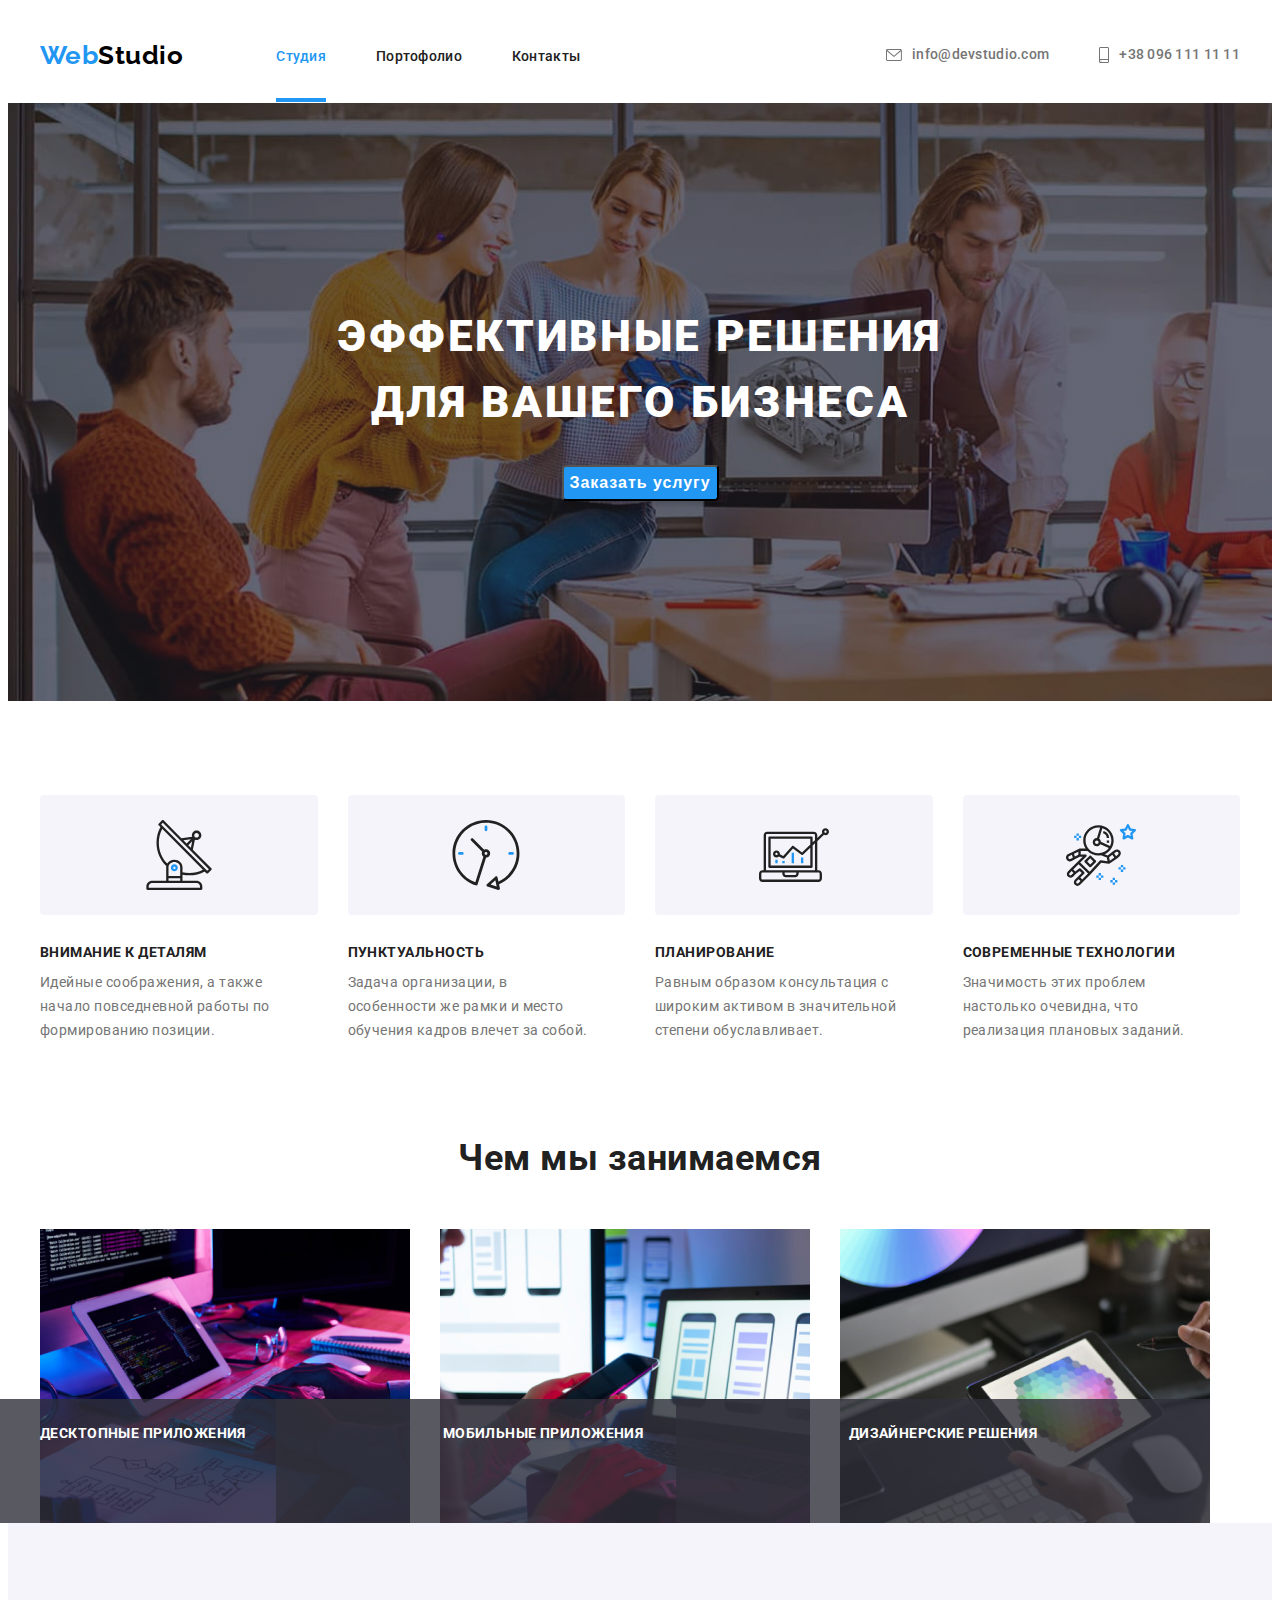
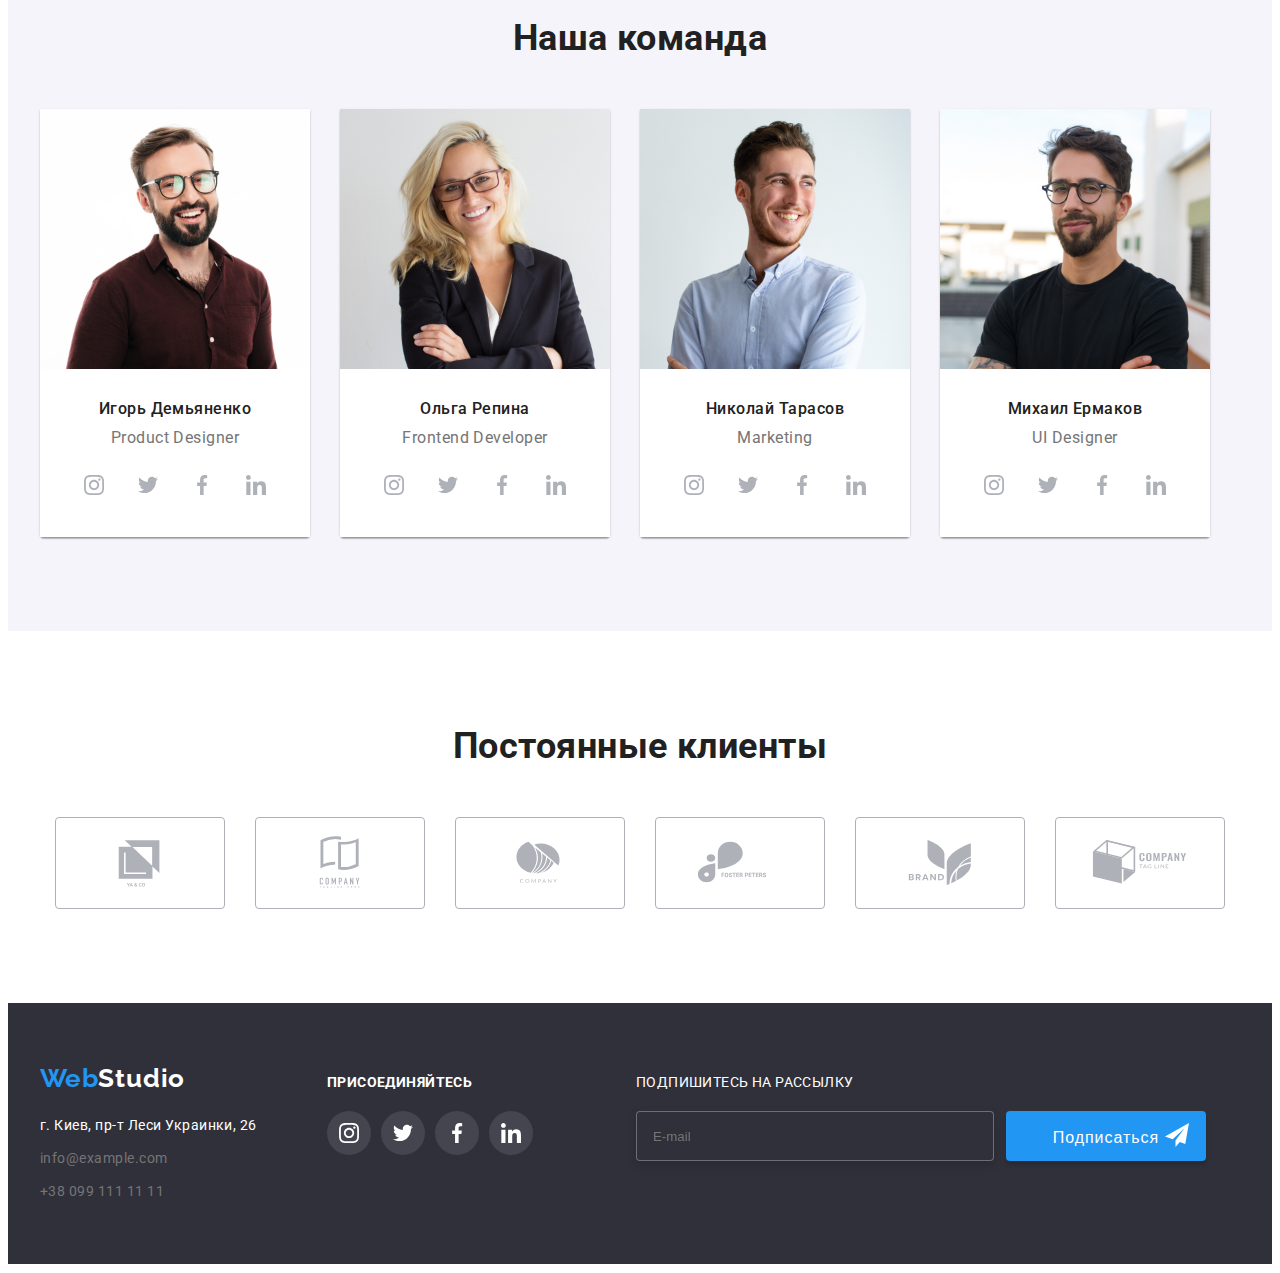
<file: index.html>
<!DOCTYPE html>
<html lang="ru">

<head>
    <meta charset="UTF-8">
    <meta http-equiv="X-UA-Compatible" content="IE=edge">
    <meta name="viewport" content="width=device-width, initial-scale=1.0">
    <title>Вебстудия</title>
    <link rel="preconnect" href="https://fonts.gstatic.com">
    <link
        href="https://fonts.googleapis.com/css2?family=Raleway:wght@700&family=Roboto:wght@400;500;700;900&display=swap"
        rel="stylesheet">
    <link rel="stylesheet" href="https://cdnjs.cloudflare.com/ajax/libs/animate.css/4.1.1/animate.min.css" />
    <link rel="stylesheet" href="https://cdnjs.cloudflare.com/ajax/libs/modern-normalize/1.0.0/modern-normalize.min.css"
        integrity="sha512-ISS7cAi1PEhQ8jnbJpJZMd29NlhNj4AWYyLOSp2CE/CsHxTCu+r+t0D2yoJudVrd0/8fTVPUVDzY5Tvli75u/g=="
        crossorigin="anonymous" referrerpolicy="no-referrer" />
    <link rel="stylesheet" href="./css/styles.css">
</head>

<body class="body">
    <header class="header ">
        <div class="container header-container">
            <nav class="navigation">
                <a class="logo-link link link animate__tada animate__animated" href="./index.html"><span
                        class="logo-link-web link">Web</span>Studio
                </a>
                <ul class="menu-list list">
                    <li class="menu-item ">
                        <a class="menu-link link current" href="./index.html">Cтудия

                        </a>
                    </li>
                    <li class="menu-item">
                        <a class="menu-link link" href="./portfolio.html">Портофолио

                        </a>
                    </li>
                    <li class="menu-item">
                        <a class="menu-link link" href="contacts">Контакты

                        </a>
                    </li>
                </ul>
            </nav>

            <ul class="contacts-list list ">
                <li class="contacts-item">

                    <a class="contacts-link link" href="mailto:info@devstudio.com">
                        <svg class="mail-icon ">
                            <use href="./img/icons.svg#icon-mail"></use>
                        </svg>info@devstudio.com
                    </a>
                </li>
                <li class="contacts-item">
                    <a class="contacts-link link" href="tel:+380961111111"><svg class="phone-icon">
                            <use href="./img/icons.svg#icon-phone"></use>
                        </svg>+38 096 111 11 11
                    </a>
                </li>
            </ul>
        </div>
    </header>
    <main>
        <section class="hero ">
            <div class=" hero-container">
                <h1 class="hero-title">Эффективные решения <br />для вашего бизнеса</h1>
                <button class="modal-btn" type="button" data-modal-open> Заказать услугу</button>
            </div>
        </section>
        <section class="advantages section">
            <div class="container advantages-container">
                <h2 class="title-hidden"> Приемущества </h2>
                <ul class="advantages-list list">

                    <li class="advantages-list-item ">
                        <div class="advantages-list-item-icon">
                            <svg class="advantages-icon" width="70px" height="70px">
                                <use href="./img/icons.svg#icon-antenna"></use>
                            </svg>
                        </div>
                        <h3 class="subtitle-adv">Внимание к деталям</h3>
                        <p class="description-adv">Идейные соображения, а также начало повседневной работы по
                            формированию позиции.
                        </p>
                    </li>
                    <li class="advantages-list-item">
                        <div class="advantages-list-item-icon">
                            <svg class="advantages-icon" width="70px" height="70px">
                                <use href="./img/icons.svg#icon-clock "></use>
                            </svg>
                        </div>
                        <h3 class="subtitle-adv">Пунктуальность</h3>
                        <p class="description-adv">Задача организации, в особенности же рамки и место обучения кадров
                            влечет за собой.

                        </p>
                    </li>
                    <li class="advantages-list-item">
                        <div class="advantages-list-item-icon">
                            <svg class="advantages-icon" width="70px" height="70px">
                                <use href="./img/icons.svg#icon-diagram"></use>
                            </svg>
                        </div>
                        <h3 class="subtitle-adv">Планирование</h3>
                        <p class="description-adv">
                            Равным образом консультация с широким активом в значительной степени обуславливает.
                        </p>
                    </li>
                    <li class="advantages-list-item">
                        <div class="advantages-list-item-icon">
                            <svg class="advantages-icon" width="70" height="70">
                                <use href="./img/icons.svg#icon-astronaut"></use>
                            </svg>
                        </div>
                        <h3 class="subtitle-adv">Современные технологии</h3>
                        <p class="description-adv">
                            Значимость этих проблем настолько очевидна, что реализация плановых заданий.
                        </p>
                    </li>
                </ul>
            </div>
        </section>
        <section class="activity">
            <div class="container activity-container">
                <h2 class="title activity-title">Чем мы занимаемся
                </h2>
                <ul class="activity-img-list list">
                    <li class="activity-img-list-item">
                        <div class="activity-img-list-wrapper"><img class="activity-img-list-img "
                                src="./img/about/img.jpg" alt="создаем" width="370" height="294">
                            <p class="activity-overlay activity-subtitle">Десктопные приложения</p>
                        </div>


                    </li>
                    <li class="activity-img-list-item">
                        <div class="activity-img-list-wrapper">
                            <img class="activity-img-list-img " src="./img/about/img-1.jpg " alt="разрабатываем"
                                width="370" height="294">
                            <p class="activity-overlay activity-subtitle">Мобильные приложения</p>
                        </div>
                    </li>
                    <li class="activity-img-list-item ">
                        <div class="activity-img-list-wrapper">
                            <img class="activity-img-list-img" src="./img/about/img-2.jpg " alt="делаем дизайн"
                                width="370" height="294">
                            <p class="activity-overlay activity-subtitle">Дизайнерские решения</p>
                        </div>
                    </li>
                </ul>

            </div>

        </section>
        <section class="team section">
            <div class="container team-container">
                <h2 class="title team-title">
                    Наша команда
                </h2>
                <ul class="team-list list">
                    <li class="team-list-item">

                        <img class="team-list-item-img" src="./img/team/team-1.jpg" alt=" фото Игорь Демьяненко"
                            width="270" height="260">
                        <div class="team-footer">
                            <h3 class="team-subtitle">Игорь Демьяненко</h3>
                            <p class="description-team" lang="en">Product Designer</p>
                            <ul class="social-link list">
                                <li class="social-list-item">
                                    <a class=" social-list-link link" href="">
                                        <svg class="social-list-icon" width="20" height="20">
                                            <use href="./img/icons.svg#icon-instagram">
                                            </use>
                                        </svg>
                                    </a>
                                </li>


                                <li class="social-list-item">
                                    <a class=" social-list-link link" href="">
                                        <svg class="social-list-icon" width=20 height=20>
                                            <use href="./img/icons.svg#icon-twitter">
                                            </use>
                                        </svg>
                                    </a>
                                </li>


                                <li class="social-list-item">
                                    <a class=" social-list-link link" href="">
                                        <svg class="social-list-icon" width=20 height=20>
                                            <use href="./img/icons.svg#icon-facebook">
                                            </use>
                                        </svg>
                                    </a>
                                </li>

                                <li class="social-list-item">
                                    <a class=" social-list-link link" href="">
                                        <svg class="social-list-icon" width=20 height=20>
                                            <use href="./img/icons.svg#icon-linkedin">
                                            </use>
                                        </svg>
                                    </a>
                                </li>
                            </ul>
                        </div>
                    </li>

                    <li class="team-list-item">
                        <img class="team-list-item-img" src="./img/team/team-2.jpg" alt="фото Ольга Репина " width="270"
                            height="260">
                        <div class="team-footer">
                            <h3 class="team-subtitle">Ольга Репина</h3>
                            <p class="description-team" lang="en">Frontend Developer</p>
                            <ul class="social-link list">
                                <li class="social-list-item">
                                    <a class=" social-list-link link" href="">
                                        <svg class="social-list-icon" width="20" height="20">
                                            <use href="./img/icons.svg#icon-instagram">
                                            </use>
                                        </svg>
                                    </a>
                                </li>


                                <li class="social-list-item">
                                    <a class=" social-list-link link" href="">
                                        <svg class="social-list-icon" width=20 height=20>
                                            <use href="./img/icons.svg#icon-twitter">
                                            </use>
                                        </svg>
                                    </a>
                                </li>


                                <li class="social-list-item">
                                    <a class=" social-list-link link" href="">
                                        <svg class="social-list-icon" width=20 height=20>
                                            <use href="./img/icons.svg#icon-facebook">
                                            </use>
                                        </svg>
                                    </a>
                                </li>

                                <li class="social-list-item">
                                    <a class=" social-list-link link" href="">
                                        <svg class="social-list-icon" width=20 height=20>
                                            <use href="./img/icons.svg#icon-linkedin">
                                            </use>
                                        </svg>
                                    </a>
                                </li>
                            </ul>
                        </div>
                    </li>
                    <li class="team-list-item">
                        <img class="team-list-item-img" src="./img/team/team-3.jpg" alt=" фото Николай Тарасов"
                            width="270" height="260">
                        <div class="team-footer">
                            <h3 class="team-subtitle">Николай Тарасов</h3>
                            <p class="description-team" lang="en">Marketing</p>
                            <ul class="social-link list">
                                <li class="social-list-item">
                                    <a class=" social-list-link link" href="">
                                        <svg class="social-list-icon" width="20" height="20">
                                            <use href="./img/icons.svg#icon-instagram">
                                            </use>
                                        </svg>
                                    </a>
                                </li>


                                <li class="social-list-item">
                                    <a class=" social-list-link link" href="">
                                        <svg class="social-list-icon" width=20 height=20>
                                            <use href="./img/icons.svg#icon-twitter">
                                            </use>
                                        </svg>
                                    </a>
                                </li>


                                <li class="social-list-item">
                                    <a class=" social-list-link link" href="">
                                        <svg class="social-list-icon" width=20 height=20>
                                            <use href="./img/icons.svg#icon-facebook">
                                            </use>
                                        </svg>
                                    </a>
                                </li>

                                <li class="social-list-item">
                                    <a class=" social-list-link link" href="">
                                        <svg class="social-list-icon" width=20 height=20>
                                            <use href="./img/icons.svg#icon-linkedin">
                                            </use>
                                        </svg>
                                    </a>
                                </li>
                            </ul>
                        </div>
                    </li>
                    <li class="team-list-item">
                        <img class="team-list-item-img" src="./img/team/team-4.jpg" alt="фото Михаил Ермаков "
                            width="270" height="260">
                        <div class="team-footer">
                            <h3 class="team-subtitle">Михаил Ермаков</h3>
                            <p class="description-team" lang="en">UI Designer</p>
                            <ul class="social-link list">
                                <li class="social-list-item">
                                    <a class=" social-list-link link" href="">
                                        <svg class="social-list-icon" width=20 height=20>
                                            <use href="./img/icons.svg#icon-instagram">
                                            </use>
                                        </svg>
                                    </a>
                                </li>


                                <li class="social-list-item">
                                    <a class=" social-list-link link" href="">
                                        <svg class="social-list-icon" width=20 height=20>
                                            <use href="./img/icons.svg#icon-twitter">
                                            </use>
                                        </svg>
                                    </a>
                                </li>


                                <li class="social-list-item">
                                    <a class=" social-list-link link" href="">
                                        <svg class="social-list-icon" width=20 height=20>
                                            <use href="./img/icons.svg#icon-facebook">
                                            </use>
                                        </svg>
                                    </a>
                                </li>

                                <li class="social-list-item">
                                    <a class=" social-list-link link" href="">
                                        <svg class="social-list-icon" width=20 height=20>
                                            <use href="./img/icons.svg#icon-linkedin">
                                            </use>
                                        </svg>
                                    </a>
                                </li>
                            </ul>
                        </div>
                    </li>
                </ul>
            </div>
        </section>

        <section class="clients section">
            <div class="clints-container container">
                <h2 class="title clients-title">
                    Постоянные клиенты
                </h2>
                <ul class="clients-list list">
                    <li class="clients-list-item">
                        <a class="clients-list-link link" href="">
                            <svg class="clients-list-icon" width=106 height=60>
                                <use href="./img/clients.svg#icon-clients-1">

                                </use>
                            </svg>
                        </a>
                    </li>
                    <li class="clients-list-item">
                        <a class="clients-list-link link" href="">
                            <svg class="clients-list-icon" width=106 height=60>
                                <use href="./img/clients.svg#icon-clients-2">

                                </use>
                            </svg>
                        </a>
                    </li>
                    <li class="clients-list-item">
                        <a class="clients-list-link link" href="">
                            <svg class="clients-list-icon" width=106 height=60>
                                <use href="./img/clients.svg#icon-clients-3">

                                </use>
                            </svg>
                        </a>
                    </li>
                    <li class="clients-list-item">
                        <a class="clients-list-link link" href="">
                            <svg class="clients-list-icon" width=106 height=60>
                                <use href="./img/clients.svg#icon-clients-4">

                                </use>
                            </svg>
                        </a>
                    </li>
                    <li class="clients-list-item">
                        <a class="clients-list-link link" href="">
                            <svg class="clients-list-icon" width=106 height=60>
                                <use href="./img/clients.svg#icon-clients-5">

                                </use>
                            </svg>
                        </a>
                    </li>
                    <li class="clients-list-item">
                        <a class="clients-list-link link" href="">
                            <svg class="clients-list-icon" width=106 height=60>
                                <use href="./img/clients.svg#icon-clients-6">

                                </use>
                            </svg>
                        </a>
                    </li>
                </ul>
            </div>

        </section>
    </main>
    <footer class="footer">
        <div class="footer-general container">
            <div class=" footer-container">
                <a class="logo-link-footer link" href="./index.html"><span class="logo-link-web link">Web</span><span
                        class="logo-link-studio link">Studio</span>
                </a>
                <address class="adress">
                    <ul class="adress-list list">
                        <li class="adress-item">
                            <a class="adress-link link" href="https://goo.gl/maps/SGAbHs6uACRtXJzx5" target="_blank"
                                rel="noopener noreferrer">г. Киев, пр-т Леси
                                Украинки, 26</a>
                        </li>
                        <li class="adress-item">
                            <a class="adress-link-mail-tel link" href="mailto:info@example.com">info@example.com</a>
                        </li>
                        <li class="adress-item">
                            <a class="adress-link-mail-tel link" href="tel:+380991111111">+38 099 111 11 11</a>
                        </li>
                    </ul>
                </address>
            </div>
            <div class="social-footer">
                <h3 class="subtitle-footer">присоединяйтесь

                </h3>
                <ul class="social-footer-list list">
                    <li class="social-footer-item-list">
                        <a class="social-footer-list-link link " href="">
                            <svg class="social-footer-icon" width="20px" height="20px">
                                <use href="./img/icons.svg#icon-instagram">

                                </use>
                            </svg>
                        </a>
                    </li>
                    <li class="social-footer-item-list">
                        <a class="social-footer-list-link " href="">
                            <svg class="social-footer-icon" width="20px" height="20px">
                                <use href="./img/icons.svg#icon-twitter">

                                </use>
                            </svg>
                        </a>
                    </li>
                    <li class="social-footer-item-list">
                        <a class="social-footer-list-link " href="">
                            <svg class="social-footer-icon" width="20px" height="20px">
                                <use href="./img/icons.svg#icon-facebook">

                                </use>
                            </svg>
                        </a>
                    </li>
                    <li class="social-footer-item-list">
                        <a class="social-footer-list-link " href="">
                            <svg class="social-footer-icon" width="20px" height="20px">
                                <use href="./img/icons.svg#icon-linkedin">

                                </use>
                            </svg>
                        </a>
                    </li>
                </ul>
                
            </div>
            <form class="footer-form">
            <label class="subtitle-footer">подпишитесь на рассылку</label>
                <div class="footer-form-wrapper">
                    <input type="email" name="email" class="input-mail-footer" id="input-email" placeholder="E-mail" required>
                    
                    <button type="submit" class="footer-form-btn">Подписаться
                        <svg class="footer-send-icon">
                            <use href="./img/check-send-icons.svg#icon-send" width="24" height="24">

                            </use>
                        </svg>
                    </button>
                </div>
            </form>
        
        </div>
    </footer>
    <div class="backdrop is-hidden" data-modal>
        <div class="modal">
            <button type="button" class="modal-close-btn" data-modal-close>

                <svg class="modal-close-btn-icon" width="18px" height="18px">
                    <use href="./img/close-black.svg#icon-close-black">

                    </use>
                </svg>


            </button>
            <form action="#" method="GET" class="modal-form">
                <p class="modal-form-head">Оставьте свои данные, мы вам перезвоним</p>
                <label class="modal-form-field">
                    Имя
                    <span class="modal-form-input-wrapper">
                        <input type="text" name="user-name" class="modal-form-input" minlength="2" required
                            placeholder="Алла">
                        <svg class="modal-form-icon" width="18px" height="18px">
                            <use href="./img/input-icons.svg#icon-person">
                            </use>
                        </svg>
                    </span>
                </label>
                <label class="modal-form-field">
                    Телефон
                    <span class="modal-form-input-wrapper">
                        <input type="tel" name="user-phone" class="modal-form-input"
                            pattern="[0-9]{3}-[0-9]{3}-[0-9]{2}-[0-9]{2}" title="096-111-11-11"
                            placeholder="096-111-11-11" required>
                        <svg class="modal-form-icon" width="18px" height="18px">
                            <use href="./img/input-icons.svg#icon-tel">
                            </use>
                        </svg>
                    </span>
                </label>
                <label class="modal-form-field">
                    Почта
                    <span class="modal-form-input-wrapper">
                        <input type="text" name="user-mail" class="modal-form-input" required>
                        <svg class="modal-form-icon" width="18px" height="18px">
                            <use href="./img/input-icons.svg#icon-email">
                            </use>
                        </svg>
                    </span>
                </label>
                <label class="modal-form-field">
                    Комментарий
                    <textarea name="user-comment" class="modal-form-message" placeholder="Введите текст">
                    </textarea>
                </label>

                <input type="checkbox" name="user-policy" class="modal-form-checkbox visually-hidden"
                    id="checkbox-policy" required>



                <label for="checkbox-policy" class="modal-form-checkbox-policy">Соглашаюсь с рассылкой и принимаю <a class="modal-form-policy-link" href="">Условия
                        договора</a></label>

                <button type="submit" class="modal-form-btn">Отправить</button>
            </form>



        </div>

    </div>
    <script src="./js/modal.js"></script>
</body>

</html>
</file>
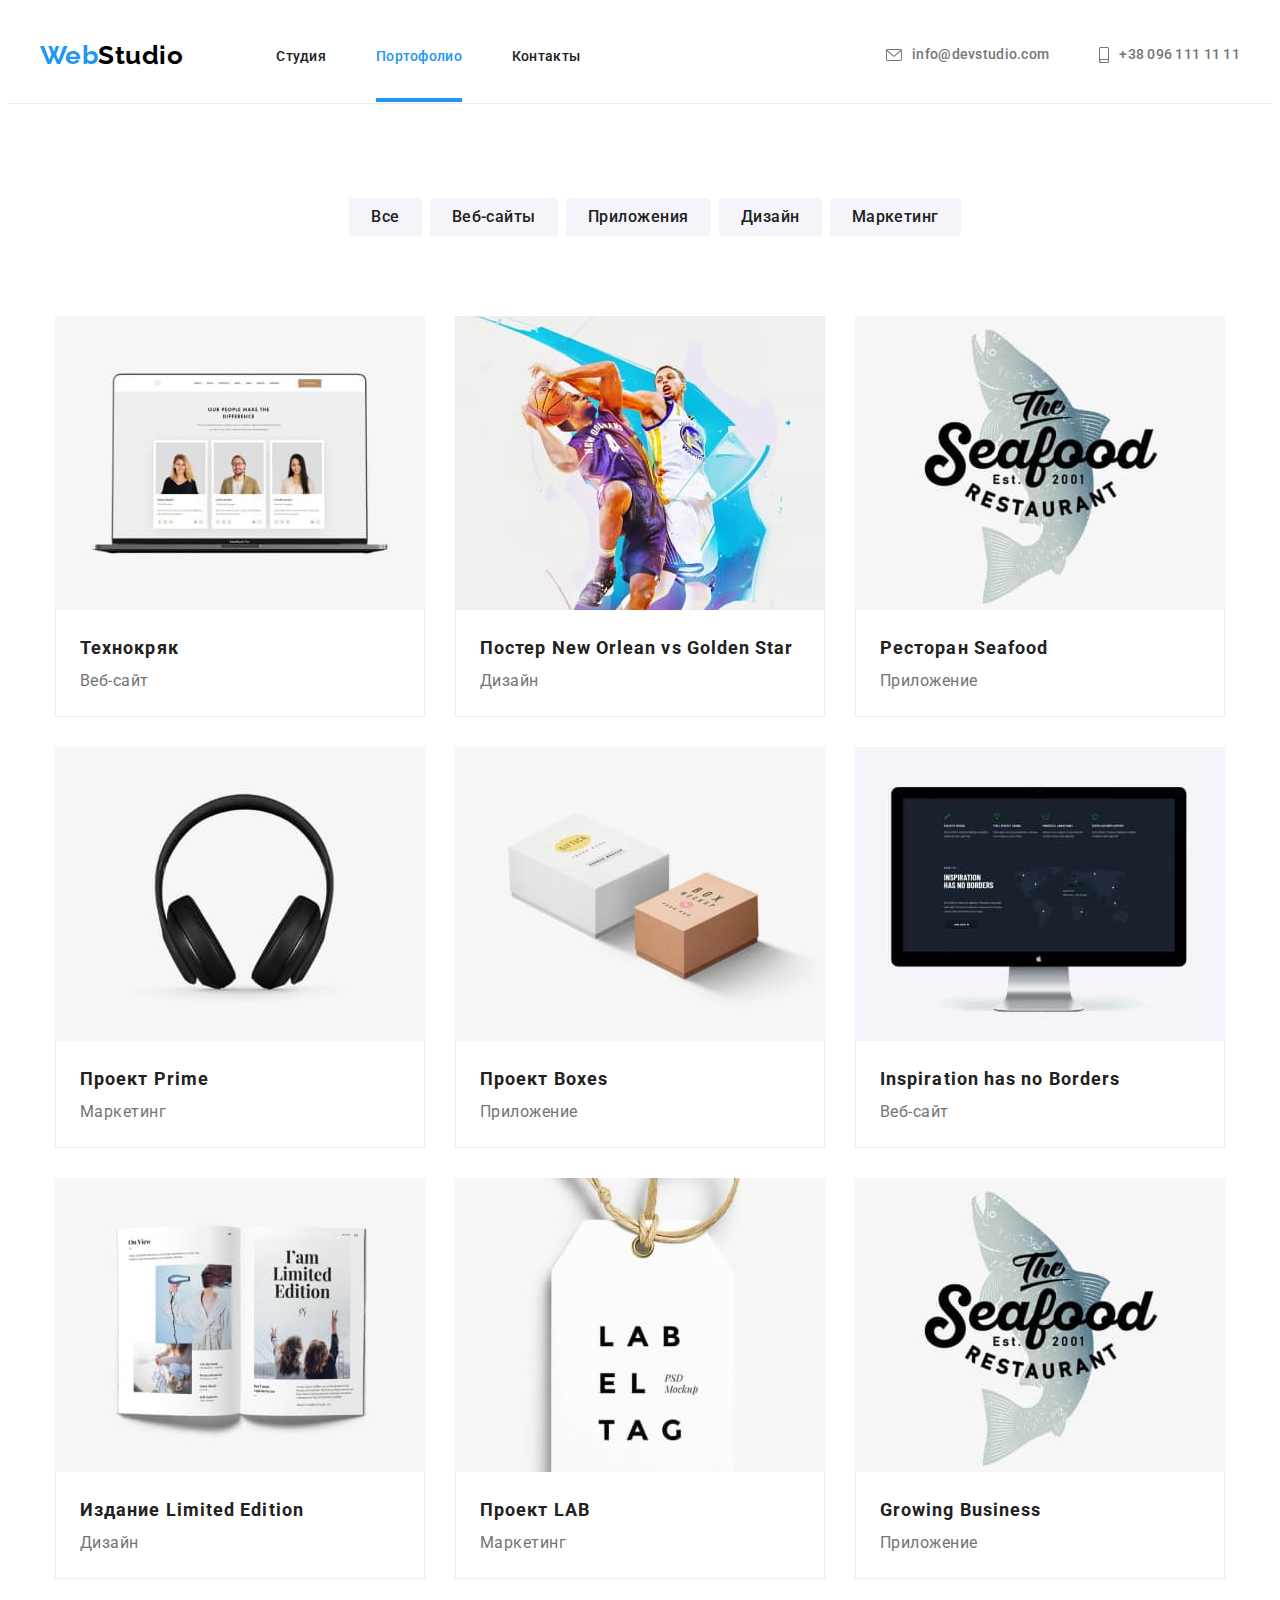
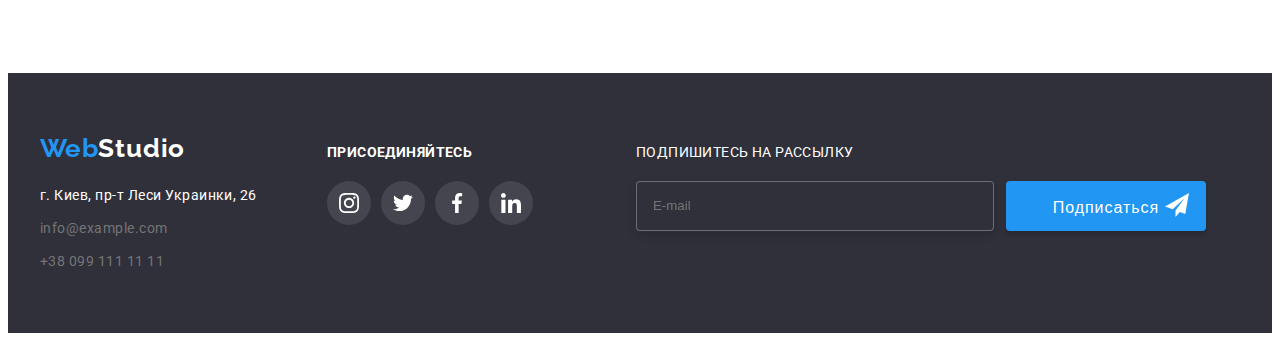
<file: portfolio.html>
<!DOCTYPE html>
<html lang="ru">

<head>
    <meta charset="UTF-8">
    <meta http-equiv="X-UA-Compatible" content="IE=edge">
    <meta name="viewport" content="width=device-width, initial-scale=1.0">
    <title>Портфолио</title>
    <link rel="preconnect" href="https://fonts.gstatic.com">
    <link href="https://fonts.googleapis.com/css2?family=Raleway:wght@700&family=Roboto:wght@400;500;700;900&display=swap"
        rel="stylesheet">
        <link rel="stylesheet" href="https://cdnjs.cloudflare.com/ajax/libs/animate.css/4.1.1/animate.min.css" />
    <link rel="stylesheet" href="https://cdnjs.cloudflare.com/ajax/libs/modern-normalize/1.0.0/modern-normalize.min.css"
        integrity="sha512-ISS7cAi1PEhQ8jnbJpJZMd29NlhNj4AWYyLOSp2CE/CsHxTCu+r+t0D2yoJudVrd0/8fTVPUVDzY5Tvli75u/g=="
        crossorigin="anonymous" referrerpolicy="no-referrer" />
    <link rel="stylesheet" href="./css/styles.css">
</head>
<body class="body">
    <header class="header section portfolio-header">
        <div class="container header-container">
            <nav class="navigation ">
                <a class="logo-link link animate__tada animate__animated" href="./index.html"><span class="logo-link-web link">Web</span>Studio
                </a>
                <ul class="menu-list list">
                    <li class="menu-item ">
                        <a class="menu-link link  " href="./index.html">Cтудия
        
                        </a>
                    </li>
                    <li class="menu-item">
                        <a class="menu-link link current" href="./portfolio.html">Портофолио
        
                        </a>
                    </li>
                    <li class="menu-item">
                        <a class="menu-link link" href="contacts">Контакты
        
                        </a>
                    </li>
                </ul>
            </nav>
            <ul class="contacts-list list ">
                <li class="contacts-item">
            
                    <a class="contacts-link link" href="mailto:info@devstudio.com">
                        <svg class="mail-icon ">
                            <use href="./img/icons.svg#icon-mail"></use>
                        </svg>info@devstudio.com
                    </a>
                </li>
                <li class="contacts-item">
                    <a class="contacts-link link" href="tel:+380961111111"><svg class="phone-icon">
                            <use href="./img/icons.svg#icon-phone"></use>
                        </svg>+38 096 111 11 11
                    </a>
                </li>
            </ul>
        </div>
    </header>
    <main>
        <section class="portfolio container section">
            <div class="container portfolio-container">
                <h1 class="title-hidden">Портфолио</h1>
                <ul class=" portfolio-filters-list list">
                    <li class="portfolio-filters-list-item">
                        <button class="portfolio-button" type="button">Все</button>
                    </li>
                    <li class="portfolio-filters-list-item">
                        <button class="portfolio-button" type="button">Веб-сайты</button>
                    </li>
                    <li class="portfolio-filters-list-item">
                        <button class="portfolio-button" type="button">Приложения</button>
                    </li>
                    <li class="portfolio-filters-list-item">
                        <button class="portfolio-button" type="button">Дизайн</button>
                    </li>
                    <li class="portfolio-filters-list-item">
                        <button class="portfolio-button" type="button">Маркетинг</button>
                    </li>
                </ul>
            
            
                <ul class="our-projects-list list  ">   
                    <li class="our-projects-list-item ">
                        
                        <a class="link our-projects-link" href="">
                            <div class="our-projects-wrapper">
                            <img class="our-projects-img-list-img" src="./img/project/project-1.jpg" alt="сайт технокряк" width="370" height="294">
                            <p class=" our-projects-img-subtitle-overlay">Технокряк это современная площадка распространения коронавируса. Компании используют эту платформу для цифрового
                            шпионажа и атак на защищённые сервера конкурентов .</p>
                            </div>
                            <div class="footer-cards">
                            <h2 class="our-projects-subtitle">Технокряк</h2>
                            <p class="our-projects-description">Веб-сайт</p>
                            </div>
                        </a>
                        
                    </li>
                    <li class="our-projects-list-item">
                        <a class="link our-projects-link" href="">
                            <div class="our-projects-wrapper">
                                <img class="our-projects-img-list-img" src="./img/project/project-2.jpg" alt="постер баскетболист" width="370" height="294">
                                <p class=" our-projects-img-subtitle-overlay">Технокряк это современная площадка распространения коронавируса. Компании
                                используют эту платформу для цифрового
                                шпионажа и атак на защищённые сервера конкурентов .</p>
                        </div>
                            <div class="footer-cards">
                                <h2 class="our-projects-subtitle">Постер New Orlean vs Golden Star</h2>
                                <p class="our-projects-description">Дизайн</p>
                            </div>
                        </a>
                    </li>
                    <li class="our-projects-list-item">
                        <a class="link our-projects-link" href="">
                            <div class="our-projects-wrapper">
                                <img class="our-projects-img-list-img" src="./img/project/project-3.jpg" alt="логотип ресторана" width="370" height="294">
                                <p class=" our-projects-img-subtitle-overlay">Технокряк это современная площадка распространения коронавируса. Компании
                                используют эту платформу для цифрового
                                шпионажа и атак на защищённые сервера конкурентов .</p>
                        </div>
                            <div class="footer-cards">
                            <h2 class="our-projects-subtitle">Ресторан Seafood</h2>
                            <p class="our-projects-description">Приложение</p>
                        </div>
                        </a>
                    </li>
                    <li class="our-projects-list-item">
                        <a class="link our-projects-link " href="">
                            <div class="our-projects-wrapper">
                                <img class="our-projects-img-list-img" src="./img/project/project-4.jpg" alt="наушники" width="370" height="294">
                                <p class=" our-projects-img-subtitle-overlay">Технокряк это современная площадка распространения коронавируса. Компании
                                используют эту платформу для цифрового
                                шпионажа и атак на защищённые сервера конкурентов .</p>
                        </div>
                            <div class="footer-cards">
                            <h2 class="our-projects-subtitle">Проект Prime</h2>
                            
                            <p class="our-projects-description">Маркетинг</p>
                        </div>
                        </a>
                    </li>
                    <li class="our-projects-list-item">
                        <a class="link  our-projects-link" href="">
                            <div class="our-projects-wrapper">
                                <img class="our-projects-img-list-img" src="./img/project/project-5.jpg" alt="коробки" width="370" height="294">
                                <p class=" our-projects-img-subtitle-overlay">Технокряк это современная площадка распространения коронавируса. Компании
                                    используют эту платформу для цифрового
                                    шпионажа и атак на защищённые сервера конкурентов .
                                </p>
                            </div>  
                        <div class="footer-cards">
                        <h2 class="our-projects-subtitle">Проект Boxes</h2>
                           
                        <p class="our-projects-description">Приложение</p>
                        </div>
                        </a>
                    </li>
                    <li class="our-projects-list-item">
                        <a class="link our-projects-link" href="">
                        <div class="our-projects-wrapper">
                            <img class="our-projects-img-list-img" src="./img/project/project-6.jpg" alt="монитор" width="370" height="294">
                            <p class=" our-projects-img-subtitle-overlay">Технокряк это современная площадка распространения коронавируса. Компании
                                используют эту платформу для цифрового
                                шпионажа и атак на защищённые сервера конкурентов .
                            </p>
                        </div>
                            <div class="footer-cards">
                            <h2 class="our-projects-subtitle" lang="en" >Inspiration has no Borders</h2>
                            <p class="our-projects-description">Веб-сайт</p>
                            </div>
                        </a>
                    </li>
                    <li class="our-projects-list-item">
                        <a class="link our-projects-link" href="">
                            <div class="our-projects-wrapper">
                                <img class="our-projects-img-list-img" src="./img/project/project-7.jpg" alt="издание" width="370" height="294">
                                <p class=" our-projects-img-subtitle-overlay">Технокряк это современная площадка распространения коронавируса. Компании
                                используют эту платформу для цифрового
                                шпионажа и атак на защищённые сервера конкурентов .
                                </p>
                        </div>
                            <div class="footer-cards">
                            <h2 class="our-projects-subtitle">Издание Limited Edition</h2>
                            <p class="our-projects-description">Дизайн</p>
                            </div>
                        </a>
                    </li>
                    <li class="our-projects-list-item">
                        <a class="link our-projects-link" href="">
                        <div class="our-projects-wrapper">
                            <img class="our-projects-img-list-img" src="./img/project/project-8.jpg" alt="бирка" width="370" height="294">
                            <p class=" our-projects-img-subtitle-overlay">Технокряк это современная площадка распространения коронавируса. Компании
                                используют эту платформу для цифрового
                                шпионажа и атак на защищённые сервера конкурентов .
                            </p>
                        </div>
                            <div class="footer-cards">
                            <h2 class="our-projects-subtitle">Проект LAB</h2>
                            <p class="our-projects-description">Маркетинг</p>
                            </div>
                        </a>
                    </li>
                    <li class="our-projects-list-item">
                        <a class="link our-projects-link" href="">
                            <div class="our-projects-wrapper">
                                <img class="our-projects-img-list-img" src="./img/project/project-3.jpg" alt="ноутбук" width="370" height="294">
                                <p class=" our-projects-img-subtitle-overlay">Технокряк это современная площадка распространения коронавируса. Компании
                                используют эту платформу для цифрового
                                шпионажа и атак на защищённые сервера конкурентов .
                                </p>
                        </div>
                            <div class="footer-cards">
                            <h2 class="our-projects-subtitle" lang="en">Growing Business</h2>
                            <p class="our-projects-description">Приложение</p>
                            </div>
                        </a>
                    </li>


                </ul>
            </div>
            </section>
    </main>
<footer class="footer">
    <div class="footer-general container">
        <div class=" footer-container">
            <a class="logo-link-footer link" href="./index.html"><span class="logo-link-web link">Web</span><span
                    class="logo-link-studio link">Studio</span>
            </a>
            <address class="adress">
                <ul class="adress-list list">
                    <li class="adress-item">
                        <a class="adress-link link" href="https://goo.gl/maps/SGAbHs6uACRtXJzx5" target="_blank"
                            rel="noopener noreferrer">г. Киев, пр-т Леси
                            Украинки, 26</a>
                    </li>
                    <li class="adress-item">
                        <a class="adress-link-mail-tel link" href="mailto:info@example.com">info@example.com</a>
                    </li>
                    <li class="adress-item">
                        <a class="adress-link-mail-tel link" href="tel:+380991111111">+38 099 111 11 11</a>
                    </li>
                </ul>
            </address>
        </div>
        <div class="social-footer">
            <h3 class="subtitle-footer">присоединяйтесь

            </h3>
            <ul class="social-footer-list list">
                <li class="social-footer-item-list">
                    <a class="social-footer-list-link link " href="">
                        <svg class="social-footer-icon" width="20px" height="20px">
                            <use href="./img/icons.svg#icon-instagram">

                            </use>
                        </svg>
                    </a>
                </li>
                <li class="social-footer-item-list">
                    <a class="social-footer-list-link " href="">
                        <svg class="social-footer-icon" width="20px" height="20px">
                            <use href="./img/icons.svg#icon-twitter">

                            </use>
                        </svg>
                    </a>
                </li>
                <li class="social-footer-item-list">
                    <a class="social-footer-list-link " href="">
                        <svg class="social-footer-icon" width="20px" height="20px">
                            <use href="./img/icons.svg#icon-facebook">

                            </use>
                        </svg>
                    </a>
                </li>
                <li class="social-footer-item-list">
                    <a class="social-footer-list-link " href="">
                        <svg class="social-footer-icon" width="20px" height="20px">
                            <use href="./img/icons.svg#icon-linkedin">

                            </use>
                        </svg>
                    </a>
                </li>
            </ul>

        </div>
        <form class="footer-form">
            <label class="subtitle-footer">подпишитесь на рассылку</label>
            <div class="footer-form-wrapper">
                <input type="email" name="email" class="input-mail-footer" id="input-email" placeholder="E-mail"
                    required>

                <button type="submit" class="footer-form-btn">Подписаться
                    <svg class="footer-send-icon">
                        <use href="./img/check-send-icons.svg#icon-send" width="24" height="24">

                        </use>
                    </svg>
                </button>
            </div>
        </form>

    </div>
</footer>
</body>
</html>
</file>
<file: css/styles.css>
:root {
  --main-font: "Roboto", sans-serif;
  --secondary-font: "Raleway", sans-serif;
  --main-color: #757575;
  --accent-color: #2196f3;
  --main-letter-spacing: 0.03em;
}
.body {
  font-family: var(--main-font);
  color: var(--main-color);
  letter-spacing: var(--main-letter-spacing);
}
h1,
h2,
h3,
h4,
h5,
h6,
p {
  margin-top: 0;
  margin-bottom: 0;
}

ul {
  margin-top: 0;
  margin-bottom: 0;
  padding-left: 0;
}
img {
  display: block;
}
.list {
  list-style: none;
}
.link {
  text-decoration: none;
}
.section {
  padding-top: 94px;
  padding-bottom: 94px;
}
.container {
  width: 1200px;
  padding-left: 15px;
  padding-right: 15px;
  margin: 0 auto;
}
/*-----Components------*/
.title {
  font-size: 36px;
  line-height: 1.17;

  color: #212121;
}
.title-hidden {
  position: absolute;
  width: 1px;
  height: 1px;
  margin: -1px;
  border: 0;
  padding: 0;

  white-space: nowrap;
  clip-path: inset(100%);
  clip: rect(0 0 0 0);
  overflow: hidden;
}
/*-----End Components------*/
/*-----Header------*/
.header {
  padding-top: 32px;
  padding-bottom: 32px;
}
.header-container {
  display: flex;
  justify-content: space-between;
}
.navigation {
  display: flex;
}

.logo-link-web {
  color: var(--accent-color);
}
.logo-link {
  font-family: var(--secondary-font);
  font-weight: 700;
  font-size: 26px;
  line-height: 1.19;
  color: #000000;
  margin-right: 93px;
}
.menu-list {
  display: flex;
  align-items: center;
}
.menu-item:not(:last-child) {
  margin-right: 50px;
}

.menu-list .current {
  color: var(--accent-color);
  bottom: 0;
}
.menu-link {
  position: relative;
  font-weight: 500;
  font-size: 14px;
  line-height: 1.14;
  letter-spacing: 0.02em;
  color: #212121;
  transition: color 250ms cubic-bezier(0.4, 0, 0.2, 1);
}
.menu-list .current::after {
  content: "";
  position: absolute;

  display: block;
  width: 100%;
  height: 4px;
  margin-top: 33px;
  background-color: var(--accent-color);
}
.menu-link:hover,
.menu-link:focus {
  color: var(--accent-color);
}
.contacts-list {
  display: flex;
  align-items: center;
}
.contacts-item:not(:last-child) {
  margin-right: 50px;
}
.contacts-link {
  display: flex;
  align-items: center;
  font-weight: 500;
  font-size: 14px;
  line-height: 1.14;
  letter-spacing: 0.02em;
  color: var(--main-color);
  transition: color 250ms cubic-bezier(0.4, 0, 0.2, 1);
}

.contacts-link:hover,
.contacts-link:focus {
  color: var(--accent-color);
}
.mail-icon {
  width: 16px;
  height: 12px;
  margin-right: 10px;
  fill: currentColor;
}

.phone-icon {
  width: 10px;
  height: 16px;
  margin-right: 10px;
  fill: currentColor;
}

/*-----End Header-----*/
/*-----HERO-----*/
.hero {
  max-width: 1600px;
  margin: 0 auto;
  text-align: center;

  background-color: #c4c4c4;
  padding-top: 200px;
  padding-bottom: 200px;
  background-image: linear-gradient(
      rgba(47, 48, 58, 0.4),
      rgba(47, 48, 58, 0.4)
    ),
    url("../img/bg/hero-bg.jpg");
  background-size: cover;
}

.hero-title {
  color: #ffffff;
  font-weight: 900;
  font-size: 44px;
  line-height: 1.5;
  letter-spacing: 0.06em;
  text-transform: uppercase;
  margin: 0 auto 30px;
  max-width: 696px;
}
.modal-btn {
  font-weight: 700;
  font-size: 16px;
  line-height: 1.89;
  align-items: center;
  letter-spacing: 0.06em;
  cursor: pointer;
  box-shadow: 0px 4px 4px rgba(0, 0, 0, 0.15);
  border-radius: 4px;
  background-color: var(--accent-color);
  color: #ffffff;
  transition: background-color 250ms cubic-bezier(0.4, 0, 0.2, 1);
}

/*color: #ffffff;
  background-color: var(--accent-color);*/

/*----END HERO-----*/
/*----Advantages----*/

.advantages-list-item-icon {
  display: flex;
  align-items: center;
  justify-content: center;
  height: 120px;
  background-color: #f5f4fa;
  border-radius: 4px;
  margin-bottom: 30px;
}
.advantages-list-item:nth-child(n + 4) {
  margin-right: 0px;
}
.advantages-list {
  display: flex;
  flex-wrap: wrap;
  margin-right: -30px;
}
.advantages-list-item {
  flex-basis: calc((100% - 120px) / 4);
  margin-right: 30px;
}

.subtitle-adv {
  font-family: var(--main-font);
  font-size: 14px;
  line-height: 1.14;

  text-transform: uppercase;
  color: #212121;
}
.description-adv {
  font-size: 14px;
  line-height: 1.71;
  margin-right: 30px;
  margin-top: 10px;
}
/*----End Advantages----*/
/*----Activity----*/

.activity-title {
  text-align: center;
  margin-bottom: 50px;
}
.activity-img-list {
  display: flex;
  flex-wrap: wrap;
}
.activity-img-list-item {
  margin-right: 30px;
}
.activity-img-list-item:last-child {
  margin-right: 0px;
}
.activity-subtitle {
  font-weight: bold;
  font-size: 14px;
  line-height: 1.14;
  text-align: center;
  letter-spacing: 0.03em;
  text-transform: uppercase;

  color: #ffffff;
}
.activity-img-list-wrapper {
  position: relative;
}
.activity-overlay {
  position: absolute;
  height: 70px;
  width: 100%;
  bottom: 0;
  right: 0;
  padding: 27px 82px;
  justify-content: center;
  align-items: center;

  background: rgba(47, 48, 58, 0.8);
}
/*----End Activity----*/
/*----Team----*/
.team {
  background-color: #f5f4fa;
}

.team-title {
  text-align: center;
  margin-bottom: 50px;
}
.team-list {
  display: flex;
  flex-wrap: wrap;
}
.team-list-item {
  flex-basis: calc((100% - 120) / 4);
  margin-right: 30px;

  text-align: center;
  box-shadow: 0px 1px 3px rgba(0, 0, 0, 0.12), 0px 1px 1px rgba(0, 0, 0, 0.14),
    0px 2px 1px rgba(0, 0, 0, 0.2);
  border-radius: 0px 0px 4px 4px;
}
.team-list-item:last-child {
  margin-right: 0px;
}
.team-footer {
  /*padding-left: 32px;
  padding-right: 32px;*/
  background-color: #ffffff;
  padding: 30px 32px;
}
.team-subtitle {
  font-weight: 500;
  font-size: 16px;
  line-height: 1.19;

  /* margin-top: 30px;*/
  margin-bottom: 10px;

  color: #212121;
}
.description-team {
  font-size: 16px;
  line-height: 1.19;

  margin-bottom: 16px;
}
.social-link {
  display: flex;
  justify-content: space-between;
  /*margin-bottom: 30px;*/
}
.social-list-link {
  display: flex;
  align-items: center;
  justify-content: center;
  width: 44px;
  height: 44px;
  fill: #afb1b8;
  border-radius: 50%;
  background-color: #ffffff;
  transition: background-color 2500ms cubic-bezier(0.4, 0, 0.2, 1);
}
.social-list-link:hover .social-list-icon,
.social-list-link:focus .social-list-icon {
  fill: #ffffff;
  transition: fill 2500ms cubic-bezier(0.4, 0, 0.2, 1);
}
.social-list-link:hover,
.social-list-link:focus {
  background-color: #2196f3;
}
/*----End Team----*/

/*----Clients----*/
.clients-title {
  text-align: center;
  margin-bottom: 50px;
}
.clients-list {
  display: flex;
  flex-wrap: wrap;
  justify-content: center;
  align-items: center;
}
.clients-list-item {
  margin-right: 30px;
  width: 170px;
}
.clients-list-item:nth-last-child(6n + 1) {
  margin-right: 0px;
}
.clients-list-link {
  display: flex;
  fill: #afb1b8;
  height: 92px;
  justify-content: center;
  align-items: center;
  border: 1px solid #afb1b8;
  box-sizing: border-box;
  border-radius: 4px;
  background-color: #ffffff;
  transition: border-color 2500ms cubic-bezier(0.4, 0, 0.2, 1);
}

.clients-list-link:hover .clients-list-icon,
.clients-list-link:focus .clients-list-icon {
  fill: #2196f3;
  transition: fill 2500ms cubic-bezier(0.4, 0, 0.2, 1);
}

.clients-list-link:hover,
.clients-list-link:focus {
  border-color: #2196f3;
}
/*----End Clients----*/

/*----Footer----*/
.footer-general {
  display: flex;
  align-items: baseline;
}
.footer {
  background-color: #2f303a;
  padding-top: 60px;
  padding-bottom: 60px;
}
.footer-container {
  margin-right: 70px;
}

.logo-link-footer {
  font-family: var(--secondary-font);
  font-weight: 700;
  font-size: 26px;
  line-height: 1.19;
  color: #000000;
}
.logo-link .logo-link-web {
  color: var(--accent-color);
}
.logo-link-studio {
  font-family: var(--secondary-font);
  font-weight: 700;
  font-size: 26px;
  line-height: 1.19;
  letter-spacing: 0.03em;
  color: #ffffff;
}
.adress {
  margin-top: 20px;
}
.adress-link {
  font-style: normal;
  font-size: 14px;
  line-height: 1.71;

  color: #ffffff;
}
.adress-link-mail-tel {
  font-style: normal;
  font-size: 14px;
  line-height: 1.71;

  color: var(--main-color);
}
.adress-item {
  margin-bottom: 9px;
}

.adress-item:nth-child(3n) {
  margin-bottom: 0px;
}
.social-footer {
  margin-right: 93px;
}

.social-footer-list {
  display: flex;
}

.subtitle-footer {
  font-size: 14px;
  line-height: 1.14;
  letter-spacing: 0.03em;
  text-transform: uppercase;
  color: #ffffff;
  margin-bottom: 20px;
}
.social-footer-list {
  display: flex;
}
.social-footer-list-link {
  display: flex;
  align-items: center;
  justify-content: center;
  width: 44px;
  height: 44px;
  fill: #ffffff;
  border-radius: 50%;
  background-color: rgba(255, 255, 255, 0.1);
  transition: background-color 2500ms cubic-bezier(0.4, 0, 0.2, 1);
}
.social-footer-list-link {
  margin-right: 10px;
}
.social-footer-list-link:hover .social-footer-icon,
.social-list-list-tlink:focus .clients-list-icon {
  fill: #ffffff;
}
.social-footer-list-link:hover,
.social-footer-list-link:focus {
  background-color: #2196f3;
}

.footer-form-wrapper {
  display: flex;
  margin-top: 20px;
  align-items: center;
}
.input-mail-footer {
  width: 358px;
  height: 50px;
  border: 1px solid rgba(255, 255, 255, 0.3);
  box-sizing: border-box;
  filter: drop-shadow(0px 4px 4px rgba(0, 0, 0, 0.15));
  border-radius: 4px;
  background-color: #2f303a;
  padding: 16px 0 16px 16px;
  margin-right: 12px;
  outline: none;
}
.footer-form-btn {
  width: 200px;
  height: 50px;
  background-color: #2f303a;
  background: #2196f3;
  box-shadow: 0px 4px 4px rgba(0, 0, 0, 0.15);
  border-radius: 4px;
  font-size: 16px;
  line-height: 1.88;

  align-items: center;
  text-align: center;
  letter-spacing: 0.06em;
  padding: 10px 28px;

  color: #ffffff;
  border-color: transparent;
}
.footer-send-icon {
  position: absolute;
  transform: translateX(2%);
}
/*----End Footer----*/

/*----Portfolio----*/

.portfolio-header {
  border-bottom: 1px solid #ececec;
}
.portfolio-container {
  margin: 0 auto;
}
.portfolio-filters-list {
  display: flex;
  justify-content: center;
  margin-bottom: 50px;
}

.portfolio-filters-list-item {
  background: #f5f4fa;
  border-radius: 4px;
}
.portfolio-filters-list-item:not(:last-child) {
  margin-right: 8px;
}
.portfolio-button {
  font-family: inherit;
  font-style: normal;
  font-weight: 500;
  font-size: 16px;
  line-height: 1.63;

  text-align: center;
  letter-spacing: 0.03em;

  color: #212121;
  background: #f5f4fa;
  border-radius: 4px;
  cursor: pointer;
  border: 0px;

  padding: 6px 22px;

  transition: box-shadow 250ms cubic-bezier(0.4, 0, 0.2, 1),
    background-color 250ms cubic-bezier(0.4, 0, 0.2, 1),
    color 250ms cubic-bezier(0.4, 0, 0.2, 1);
}
.portfolio-button:hover,
.portfolio-button:focus {
  color: #ffffff;
  background-color: var(--accent-color);
  box-shadow: 0px 3px 1px rgba(0, 0, 0, 0.1), 0px 1px 2px rgba(0, 0, 0, 0.08),
    0px 2px 2px rgba(0, 0, 0, 0.12);
}

.our-projects-list {
  display: flex;
  flex-wrap: wrap;
}
.our-projects-list-item {
  flex-basis: calc((100% - 90px) / 3);
  margin-top: 30px;
  margin-left: 30px;
}

.our-projects-list-item:nth-child(3n + 1) {
  margin-left: 0px;
}
.our-projects-list-item:nth-last-child(-n + 3) {
  margin-bottom: 0px;
}
.our-projects-subtitle {
  font-size: 18px;
  font-style: normal;
  line-height: 2;
  font-family: var(--main-font);
  letter-spacing: 0.06em;

  color: #212121;
}
.our-projects-wrapper {
  position: relative;
  overflow: hidden;
}
.our-projects-img-subtitle-overlay {
  position: absolute;
  top: 0;
  bottom: 0;
  padding: 24px 63px;
  height: 294px;
  width: 100%;

  font-weight: normal;
  font-size: 18px;
  line-height: 1.56;

  letter-spacing: 0.03em;

  color: #ffffff;
  background: rgba(33, 150, 243, 0.9);
  overflow: auto;

  transform: translateY(100%);
  transition: transform 250ms cubic-bezier(0.4, 0, 0.2, 1);
}
.our-projects-link:hover .our-projects-img-subtitle-overlay,
.our-projects-link:focus .our-projects-img-subtitle-overlay {
  transform: translateY(0);
}
.our-projects-description {
  font-family: var(--main-font);

  font-size: 16px;
  line-height: 1.87;

  letter-spacing: 0.03em;

  color: #757575;
}
.footer-cards {
  padding: 20px 24px;
  border: 1px solid #eeeeee;
  border-top: none;
}
.our-projects-list-item:hover,
.our-projects-list-item:focus {
  box-shadow: 0px 1px 1px rgba(56, 48, 48, 0.12),
    0px 4px 4px rgba(0, 0, 0, 0.06), 1px 4px 6px rgba(0, 0, 0, 0.16);
  transition: box-shadow 2500ms cubic-bezier(0.4, 0, 0.2, 1);
}
/*---- Modal Window ----*/
.backdrop {
  position: fixed;
  left: 0;
  top: 0;
  width: 100vw;
  height: 100vh;

  background-color: rgba(0, 0, 0, 0.2);
  z-index: 100;
  transition: opacity 250ms cubic-bezier(0.4, 0, 0.2, 1),
    visibility 250ms cubic-bezier(0.4, 0, 0.2, 1);
}
.modal {
  width: 528px;
  height: 580px;
  background-color: #ffffff;
  position: absolute;
  top: 50%;
  left: 50%;
  transform: translate(-50%, -50%) scale(0.9);
  box-shadow: 0px 1px 3px rgba(0, 0, 0, 0.12), 0px 1px 1px rgba(0, 0, 0, 0.14),
    0px 2px 1px rgba(0, 0, 0, 0.2);
  padding: 40px;
}
.modal-close-btn {
  position: absolute;
  padding: 0px;
  top: 8px;
  right: 8px;
  width: 30px;
  height: 30px;
  background-color: transparent;
  border: 1px solid rgba(0, 0, 0, 0.1);
  border-radius: 50%;
  cursor: pointer;
  display: flex;
  justify-content: center;
  align-items: center;
}
.modal-close-btn:hover {
  fill: var(--accent-color);
  transition: fill 2500ms cubic-bezier(0.4, 0, 0.2, 1);
}
.modal-form-head {
  font-weight: 700;
  font-size: 20px;
  line-height: 1.15;
  text-align: center;
  letter-spacing: 0.03em;
  margin-bottom: 10px;
  color: #212121;
}
.modal-form {
  display: flex;
  flex-direction: column;
}
.modal-form-field {
  margin-bottom: 10px;
}
.modal-form-input {
  width: 100%;
  height: 40px;
  border: 1px solid rgba(33, 33, 33, 0.2);
  border-radius: 4px;
  padding-left: 42px;
}
.modal-form-input-wrapper {
  position: relative;
  display: block;
  margin-top: 4px;
}
.modal-form-icon {
  position: absolute;
  top: 50%;
  left: 12px;
  transform: translateY(-50%);
}
.modal-form-input:focus {
  border-color: var(--accent-color);
  outline: none;
  transition: border-color 2500ms cubic-bezier(0.4, 0, 0.2, 1);
}
.modal-form-input:focus + .modal-form-icon {
  fill: var(--accent-color);
  transition: fill 2500ms cubic-bezier(0.4, 0, 0.2, 1);
}
.modal-form-input:required:focus:not(:placeholder-shown):valid {
  border-color: green;
}

.modal-form-input:required:focus:not(:placeholder-shown):invalid {
  border-color: red;
}
/*по умолчанию стоит дисплей нан импортант!!!????*/
.modal-form-message {
  width: 100%;
  height: 120px;

  border: 1px solid rgba(33, 33, 33, 0.2);
  border-radius: 4px;
  resize: none;
  padding: 12px 16px;
  margin-top: 4px;
}
.modal-form-message::placeholder {
  font-size: 14px;
  line-height: 1.14px;
  letter-spacing: 0.01em;

  color: rgba(117, 117, 117, 0.5);
}
.modal-form-message:focus {
  border-color: var(--accent-color);
  outline: none;
  transition: border-color 2500ms cubic-bezier(0.4, 0, 0.2, 1);
}
.modal-form-checkbox-policy {
  font-weight: normal;
  font-size: 14px;
  line-height: 1.71;

  letter-spacing: 0.03em;

  color: #757575;
}
.modal-form-checkbox-policy::before {
  display: inline-block;
  vertical-align: middle;
  content: "";
  width: 16px;
  height: 15px;
  outline: 1px solid #000000;
  cursor: pointer;
  margin-right: 8px;
}

.modal-form-checkbox:checked + .modal-form-checkbox-policy::before {
  background-image: url(../img/icon-check.svg);
}
.modal-form-checkbox:focus + .modal-form-checkbox-policy::before {
  outline-color: var(--accent-color);
  /* box-shadow: 0 0 0 2px blue;*/
}

.modal-form-btn {
  align-self: center;
  font-weight: 700;
  font-size: 16px;
  line-height: 1.89;
  align-items: center;
  letter-spacing: 0.06em;
  cursor: pointer;
  margin-top: 30px;
  margin-bottom: 40px;
  width: 200px;
  height: 50px;
  box-shadow: 0px 4px 4px rgba(0, 0, 0, 0.15);
  border-radius: 4px;
  background-color: var(--accent-color);
  color: #ffffff;
  transition: background-color 250ms cubic-bezier(0.4, 0, 0.2, 1);
}
.is-hidden {
  opacity: 0;
  visibility: hidden;
  pointer-events: none;
}
.visually-hidden {
  position: absolute !important;
  clip: rect(1px 1px 1px 1px); /* IE6, IE7 */
  clip: rect(1px, 1px, 1px, 1px);
  padding: 0 !important;
  border: 0 !important;
  height: 1px !important;
  width: 1px !important;
  overflow: hidden;
}
/*---- End Modal Window ----*/
</file>
